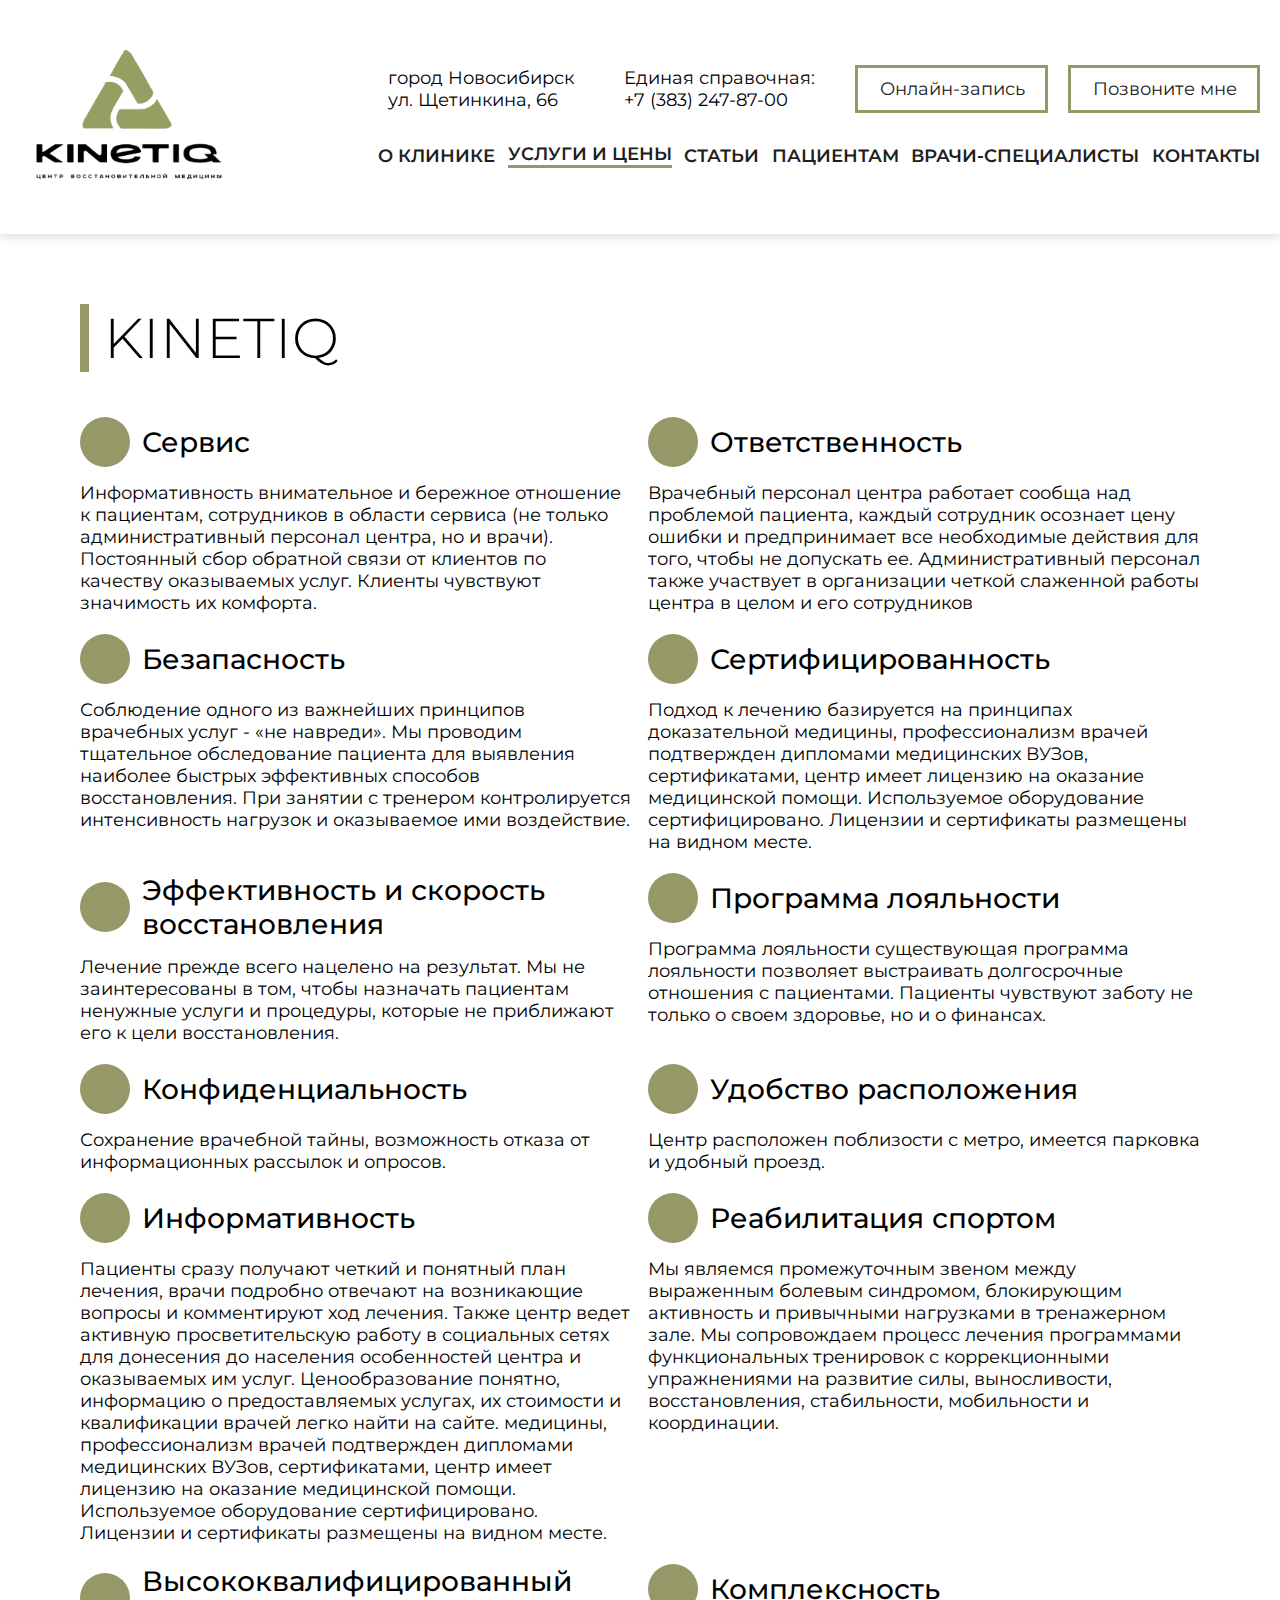
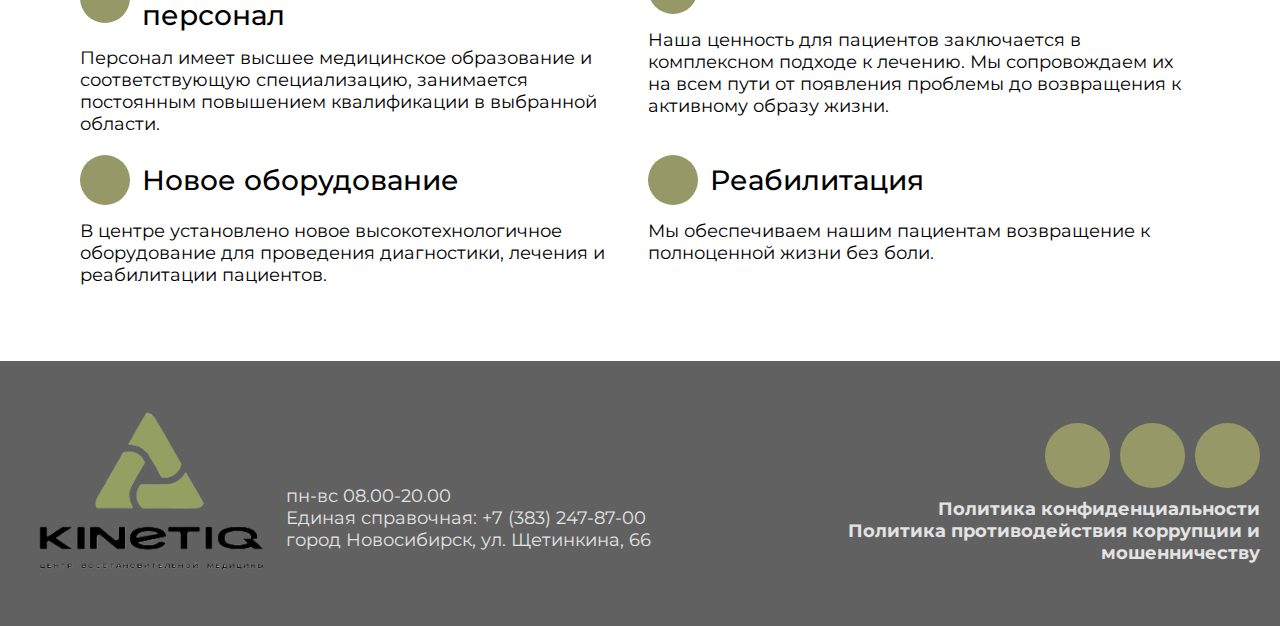
<file: KINETIQ - ЦЕНТР ВОССТАНОВИТЕЛЬНОЙ МЕДИЦИНЫ/index.html>
<!DOCTYPE html>
<html lang="en">
<head>
    <meta charset="UTF-8">
    <meta http-equiv="X-UA-Compatible" content="IE=edge">
    <meta name="viewport" content="width=device-width, initial-scale=1.0">

    <!-- Normalize Css -->
    <link rel="stylesheet" href="css/normalize.css">
    <!-- Header Css -->
    <link rel="stylesheet" href="css/header.css">
    <!-- Content Css -->
    <link rel="stylesheet" href="css/content.css">
    <!-- Footer Css -->
    <link rel="stylesheet" href="css/footer.css">

    <!-- FontAwesome CDN -->
    <link rel="stylesheet" href="https://pro.fontawesome.com/releases/v5.10.0/css/all.css" integrity="sha384-AYmEC3Yw5cVb3ZcuHtOA93w35dYTsvhLPVnYs9eStHfGJvOvKxVfELGroGkvsg+p" crossorigin="anonymous"/>

    <title>KINETIQ - ЦЕНТР ВОССТАНОВИТЕЛЬНОЙ МЕДИЦИНЫ</title>
</head>
<body>
    <!-- Header -->
    <header class="header">
        <div class="container">
            <div class="header__inner">

                <!-- Logo -->
                <a href="#" class="header__logo">
                    <img src="img/logo/logo.png">
                </a>

                <!-- Header Navs -->
                <nav class="header__navs">

                    <!-- Header Info -->
                    <div class="header__info">
                        
                        <!-- Место -->
                        <div class="header__info-item">
                            <i class="fas fa-map-marker-alt"></i>
                            <div class="header__info-item_inner">
                                <p>город Новосибирск</p>
                                <p>ул. Щетинкина, 66</p>
                            </div>
                        </div>

                        <!-- Телефон -->
                        <div class="header__info-item">
                            <i class="fas fa-exclamation-circle"></i>
                            <div class="header__info-item_inner">
                                <p>Единая справочная:</p>
                                <p>+7 (383) 247-87-00</p>
                            </div>
                        </div>

                        <a href="#" class="btn-primary">
                            <i class="fas fa-file-signature"></i>
                            Онлайн-запись
                        </a>

                        <a href="#" class="btn-primary">
                            <i class="fas fa-phone"></i>
                            Позвоните мне
                        </a>
                    </div>

                    <!-- Header Menu -->
                    <ul class="header__menu">
                        <li>
                            <a href="#" class="header__link">О клинике</a>
                        </li>
                        <li>
                            <a href="#" class="header__link active">Услуги и цены</a>
                        </li>
                        <li>
                            <a href="#" class="header__link">Статьи</a>
                        </li>
                        <li>
                            <a href="#" class="header__link">Пациентам</a>
                        </li>
                        <li>
                            <a href="#" class="header__link">Врачи-специалисты</a>
                        </li>
                        <li>
                            <a href="#" class="header__link">Контакты</a>
                        </li>
                    </ul>

                </nav>

            </div>
        </div>
    </header>
    <!-- End Header -->

     <!-- Content -->
     <div class="content">
        <div class="container">
            <h1 class="title">
                <span></span>
                Kinetiq
            </h1>

            <div class="content__inner">
                <div class="content__item">
                    <div class="content__item-navs">
                        <div class="content__item-img"></div>
                        <h1 class="content__item-title">Сервис</h1>
                    </div>
                    <p class="content__item-txt">
                        Информативность внимательное и бережное отношение к пациентам, сотрудников в области сервиса (не только административный персонал центра, но и врачи). Постоянный сбор обратной связи от клиентов по качеству оказываемых услуг. Клиенты чувствуют значимость их комфорта.
                    </p>
                </div>

                <div class="content__item">
                    <div class="content__item-navs">
                        <div class="content__item-img"></div>
                        <h1 class="content__item-title">Ответственность</h1>
                    </div>
                    <p class="content__item-txt">
                        Врачебный персонал центра работает сообща над проблемой пациента, каждый сотрудник осознает цену ошибки и предпринимает все необходимые действия для того, чтобы не допускать ее. Административный персонал также участвует в организации четкой слаженной работы центра в целом и его сотрудников
                    </p>
                </div>


                <div class="content__item">
                    <div class="content__item-navs">
                        <div class="content__item-img"></div>
                        <h1 class="content__item-title">Безапасность</h1>
                    </div>
                    <p class="content__item-txt">
                        Соблюдение одного из важнейших принципов врачебных услуг - «не навреди».
                        Мы проводим тщательное обследование пациента для выявления наиболее быстрых эффективных способов восстановления. При занятии с тренером контролируется интенсивность нагрузок и оказываемое ими воздействие.
                    </p>
                </div>

                <div class="content__item">
                    <div class="content__item-navs">
                        <div class="content__item-img"></div>
                        <h1 class="content__item-title">Сертифицированность</h1>
                    </div>
                    <p class="content__item-txt">
                        Подход к лечению базируется на принципах доказательной медицины, профессионализм врачей подтвержден дипломами медицинских ВУЗов, сертификатами, центр имеет лицензию на оказание медицинской помощи. Используемое оборудование сертифицировано. Лицензии и сертификаты размещены на видном месте.
                    </p>
                </div>

                <div class="content__item">
                    <div class="content__item-navs">
                        <div class="content__item-img"></div>
                        <h1 class="content__item-title">Эффективность и скорость восстановления</h1>
                    </div>
                    <p class="content__item-txt">
                        Лечение прежде всего нацелено на результат.
                        Мы не заинтересованы в том, чтобы назначать пациентам ненужные услуги и процедуры, которые не приближают его к цели восстановления.
                    </p>
                </div>

                <div class="content__item">
                    <div class="content__item-navs">
                        <div class="content__item-img"></div>
                        <h1 class="content__item-title">Программа лояльности</h1>
                    </div>
                    <p class="content__item-txt">
                        Программа лояльности существующая программа лояльности
                        позволяет выстраивать долгосрочные отношения с
                        пациентами. Пациенты чувствуют заботу не только о своем
                        здоровье, но и о финансах.
                    </p>
                </div>

                <div class="content__item">
                    <div class="content__item-navs">
                        <div class="content__item-img"></div>
                        <h1 class="content__item-title">Конфиденциальность</h1>
                    </div>
                    <p class="content__item-txt">
                        Сохранение врачебной тайны, возможность отказа от
                        информационных рассылок и опросов.
                    </p>
                </div>

                <div class="content__item">
                    <div class="content__item-navs">
                        <div class="content__item-img"></div>
                        <h1 class="content__item-title">Удобство расположения</h1>
                    </div>
                    <p class="content__item-txt">
                        Центр расположен поблизости с метро, имеется парковка и
                        удобный проезд.
                    </p>
                </div>

                <div class="content__item">
                    <div class="content__item-navs">
                        <div class="content__item-img"></div>
                        <h1 class="content__item-title">Информативность</h1>
                    </div>
                    <p class="content__item-txt">
                        Пациенты сразу получают четкий и понятный план лечения,
                        врачи подробно отвечают на возникающие вопросы и
                        комментируют ход лечения.

                        Также центр ведет активную просветительскую работу в
                        социальных сетях для донесения до населения особенностей
                        центра и оказываемых им услуг. Ценообразование понятно,
                        информацию о предоставляемых услугах, их стоимости и
                        квалификации врачей легко найти на сайте.

                        медицины, профессионализм врачей подтвержден дипломами
                        медицинских ВУЗов, сертификатами, центр имеет лицензию
                        на оказание медицинской помощи. Используемое
                        оборудование сертифицировано. Лицензии и сертификаты
                        размещены на видном месте.
                    </p>
                </div>

                <div class="content__item">
                    <div class="content__item-navs">
                        <div class="content__item-img"></div>
                        <h1 class="content__item-title">Реабилитация спортом</h1>
                    </div>
                    <p class="content__item-txt">
                        Мы являемся промежуточным звеном между выраженным
                        болевым синдромом, блокирующим активность и привычными
                        нагрузками в тренажерном зале. Мы сопровождаем процесс
                        лечения программами функциональных тренировок с
                        коррекционными упражнениями на развитие силы,
                        выносливости, восстановления, стабильности, мобильности и
                        координации.
                    </p>
                </div>

                <div class="content__item">
                    <div class="content__item-navs">
                        <div class="content__item-img"></div>
                        <h1 class="content__item-title">Высококвалифицированный персонал</h1>
                    </div>
                    <p class="content__item-txt">
                        Персонал имеет высшее медицинское образование и
                        соответствующую специализацию, занимается постоянным
                        повышением квалификации в выбранной области.
                    </p>
                </div>

                <div class="content__item">
                    <div class="content__item-navs">
                        <div class="content__item-img"></div>
                        <h1 class="content__item-title">Комплексность</h1>
                    </div>
                    <p class="content__item-txt">
                        Наша ценность для пациентов заключается в комплексном
                        подходе к лечению. Мы сопровождаем их на всем пути от
                        появления проблемы до возвращения к активному образу
                        жизни.
                    </p>
                </div>

                <div class="content__item">
                    <div class="content__item-navs">
                        <div class="content__item-img"></div>
                        <h1 class="content__item-title">Новое оборудование</h1>
                    </div>
                    <p class="content__item-txt">
                        В центре установлено новое высокотехнологичное
                        оборудование для проведения диагностики, лечения и
                        реабилитации пациентов.
                    </p>
                </div>

                <div class="content__item">
                    <div class="content__item-navs">
                        <div class="content__item-img"></div>
                        <h1 class="content__item-title">Реабилитация</h1>
                    </div>
                    <p class="content__item-txt">
                        Мы обеспечиваем нашим пациентам возвращение к
                        полноценной жизни без боли.                        
                    </p>
                </div>
            </div>
        </div>
    </div>
    <!-- End Content -->

    <!-- Footer -->
    <footer class="footer">
        <div class="container">
            <div class="footer__inner">
                <!-- Footer Logo -->
                <a href="#" class="footer__logo">
                    <img src="img/logo/logo.png">
                </a>

                <div class="footer__content">
                    <div class="footer__content-info">
                        <i class="fas fa-clock"></i>
                        пн-вс 08.00-20.00
                    </div>

                    <div class="footer__content-info">
                        <i class="fas fa-exclamation-circle"></i>
                        Единая справочная: +7 (383) 247-87-00
                    </div>

                    <div class="footer__content-info">
                        <i class="fas fa-map-marker-alt"></i>
                        город Новосибирск, ул. Щетинкина, 66
                    </div>
                </div>

                <div class="footer__navs">
                    <ul class="footer__menu">
                        <li>
                            <a href="#" class="footer__link"><i class="fab fa-facebook-f"></i></a>
                        </li>
                        <li>
                            <a href="#" class="footer__link"><i class="fab fa-instagram"></i></a>
                        </li>
                        <li>
                            <a href="#" class="footer__link"><i class="fab fa-vk"></i></a>
                        </li>
                    </ul>

                    <p class="footer__txt">Политика конфиденциальности</p>
                    <p class="footer__txt">Политика противодействия коррупции и мошенничеству</p>
                </div>
            </div>
        </div>
    </footer>
</body>
</html>
</file>
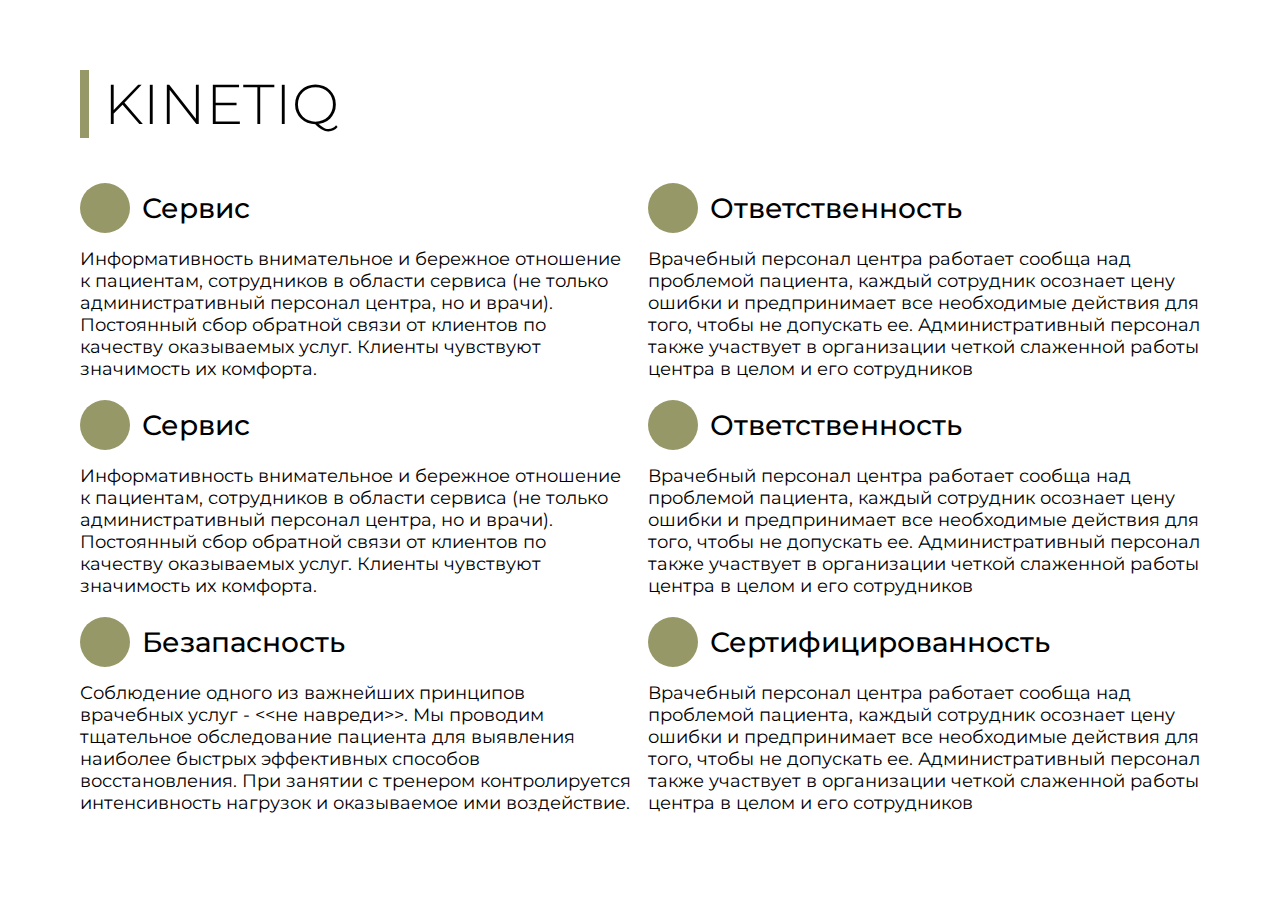
<file: KINETIQ - ЦЕНТР ВОССТАНОВИТЕЛЬНОЙ МЕДИЦИНЫ/content.html>
<!DOCTYPE html>
<html lang="en">
<head>
    <meta charset="UTF-8">
    <meta http-equiv="X-UA-Compatible" content="IE=edge">
    <meta name="viewport" content="width=device-width, initial-scale=1.0">

    <!-- Normalize Css -->
    <link rel="stylesheet" href="css/normalize.css">
    <!-- Header Css -->
    <link rel="stylesheet" href="css/header.css">
    <!-- Content Css -->
    <link rel="stylesheet" href="css/content.css">

    <title>KINETIQ - ЦЕНТР ВОССТАНОВИТЕЛЬНОЙ МЕДИЦИНЫ</title>
</head>
<body>

    <!-- Content -->
    <div class="content">
        <div class="container">
            <h1 class="title">
                <span></span>
                Kinetiq
            </h1>

            <div class="content__inner">
                <div class="content__item">
                    <div class="content__item-navs">
                        <div class="content__item-img"></div>
                        <h1 class="content__item-title">Сервис</h1>
                    </div>
                    <p class="content__item-txt">
                        Информативность внимательное и бережное отношение к пациентам, сотрудников в области сервиса (не только административный персонал центра, но и врачи). Постоянный сбор обратной связи от клиентов по качеству оказываемых услуг. Клиенты чувствуют значимость их комфорта.
                    </p>
                </div>

                <div class="content__item">
                    <div class="content__item-navs">
                        <div class="content__item-img"></div>
                        <h1 class="content__item-title">Ответственность</h1>
                    </div>
                    <p class="content__item-txt">
                        Врачебный персонал центра работает сообща над проблемой пациента, каждый сотрудник осознает цену ошибки и предпринимает все необходимые действия для того, чтобы не допускать ее. Административный персонал также участвует в организации четкой слаженной работы центра в целом и его сотрудников
                    </p>
                </div>

                <div class="content__item">
                    <div class="content__item-navs">
                        <div class="content__item-img"></div>
                        <h1 class="content__item-title">Сервис</h1>
                    </div>
                    <p class="content__item-txt">
                        Информативность внимательное и бережное отношение к пациентам, сотрудников в области сервиса (не только административный персонал центра, но и врачи). Постоянный сбор обратной связи от клиентов по качеству оказываемых услуг. Клиенты чувствуют значимость их комфорта.
                    </p>
                </div>

                <div class="content__item">
                    <div class="content__item-navs">
                        <div class="content__item-img"></div>
                        <h1 class="content__item-title">Ответственность</h1>
                    </div>
                    <p class="content__item-txt">
                        Врачебный персонал центра работает сообща над проблемой пациента, каждый сотрудник осознает цену ошибки и предпринимает все необходимые действия для того, чтобы не допускать ее. Административный персонал также участвует в организации четкой слаженной работы центра в целом и его сотрудников
                    </p>
                </div>

                <div class="content__item">
                    <div class="content__item-navs">
                        <div class="content__item-img"></div>
                        <h1 class="content__item-title">Безапасность</h1>
                    </div>
                    <p class="content__item-txt">
                        Соблюдение одного из важнейших принципов врачебных услуг - <<не навреди>>.
                        Мы проводим тщательное обследование пациента для выявления наиболее быстрых эффективных способов восстановления. При занятии с тренером контролируется интенсивность нагрузок и оказываемое ими воздействие.
                    </p>
                </div>

                <div class="content__item">
                    <div class="content__item-navs">
                        <div class="content__item-img"></div>
                        <h1 class="content__item-title">Сертифицированность</h1>
                    </div>
                    <p class="content__item-txt">
                        Врачебный персонал центра работает сообща над проблемой пациента, каждый сотрудник осознает цену ошибки и предпринимает все необходимые действия для того, чтобы не допускать ее. Административный персонал также участвует в организации четкой слаженной работы центра в целом и его сотрудников
                    </p>
                </div>
            </div>
        </div>
    </div>
</body>
</html>
</file>
<file: KINETIQ - ЦЕНТР ВОССТАНОВИТЕЛЬНОЙ МЕДИЦИНЫ/css/header.css>
.header {
    width: 100%;
    height: auto;
    background: #fff;
    box-shadow: 0px 4px 8px rgba(107, 107, 107, 0.192);
}

/* Header Inner */
.header__inner {
    width: 100%;
    padding: 40px 0;
    display: flex;
    justify-content: space-between;
    align-items: center;   
}

/* Logo */
.header__logo > img {
    width: 220px;
}

/* Header Info */
.header__info {
    width: 100%;
    display: flex;
    align-items: center;
}

.header__info-item {
    display: flex;
    align-items: center;
    margin-right: 40px;
}
.header__info-item > i {
    font-size: 28px;
    color: #969867;
    margin-right: 10px;
    cursor: pointer;
}

.header__info-item_inner {
    display: flex;
    flex-direction: column;
}

/* Header Menu */
.header__menu {
    display: flex;
    list-style: none;
    justify-content: space-between;
    align-items: center;
    margin-top: 30px;
}
.header__link {
    text-decoration: none;
    text-transform: uppercase;
    font-size: 18px;
    font-weight: 600;
    color: #202020;
    transition: 0.3s ease all;
}
.header__link.active:after {
    content: '';
    display: block;
    width: 100%;
    height: 3px;
    background: #969867;
}
.header__link:hover:after {
    content: '';
    display: block;
    width: 100%;
    height: 3px;
    background: #969867;
}
</file>
<file: KINETIQ - ЦЕНТР ВОССТАНОВИТЕЛЬНОЙ МЕДИЦИНЫ/css/content.css>
.content {
    padding: 70px 0;
}
/* Content Inner */
.content__inner {
    display: grid;
    grid-template-columns: 1fr 1fr;
    grid-gap: 15px;
}

.content__item {
    margin-bottom: 5px;
}
.content__item-navs {
    margin-bottom: 15px;
    display: flex;
    align-items: center;
}

.content__item-img {
    min-width: 50px;
    min-height: 50px;
    width: 50px;
    height: 50px;
    display: block;
    background: #969867;
    border-radius: 50%;
    margin-right: 12px;
}
.content__item-title {
    font-family: 'Montserrat';
    font-weight: 500;
    font-size: 28px;
}
.content__item-txt {
    font-size: 18px;
    font-weight: 400;
    font-family: 'Montserrat';
}
</file>
<file: KINETIQ - ЦЕНТР ВОССТАНОВИТЕЛЬНОЙ МЕДИЦИНЫ/css/footer.css>
.footer {
    width: 100%;
    height: auto;
    padding: 40px 0;
    background-color: #616161;
}

/* Footer Inner */
.footer__inner {
    display: flex;
    align-items: center;
    justify-content: space-between;
}

/* Logo */
.footer__logo {
    max-width: 300px;
}
.footer__logo > img {
    height: 180px;
}

/* Footer Content */
.footer__content {
    width: 100%;
    padding-top: 50px;
    color: #e3e3e3;
}

/* Footer Navs */
.footer__navs {
    text-align: right;
    width: 100%;
}

/* Footer Menu */
.footer__menu {
    display: flex;
    list-style-type: none;
    align-items: center;
    justify-content: flex-end;
    margin-bottom: 10px;
}
.footer__menu > li {
    margin-left: 10px;
}
.footer__link {
    width: 65px;
    height: 65px;
    display: flex;
    align-items: center;
    justify-content: center;
    color: #e3e3e3;
    background: #969867;
    border: none;
    border-radius: 50%;
    text-decoration: none;
    font-size: 22px;
}
.footer__txt {
    color: #e3e3e3;
    font-weight: 700;
}
</file>
